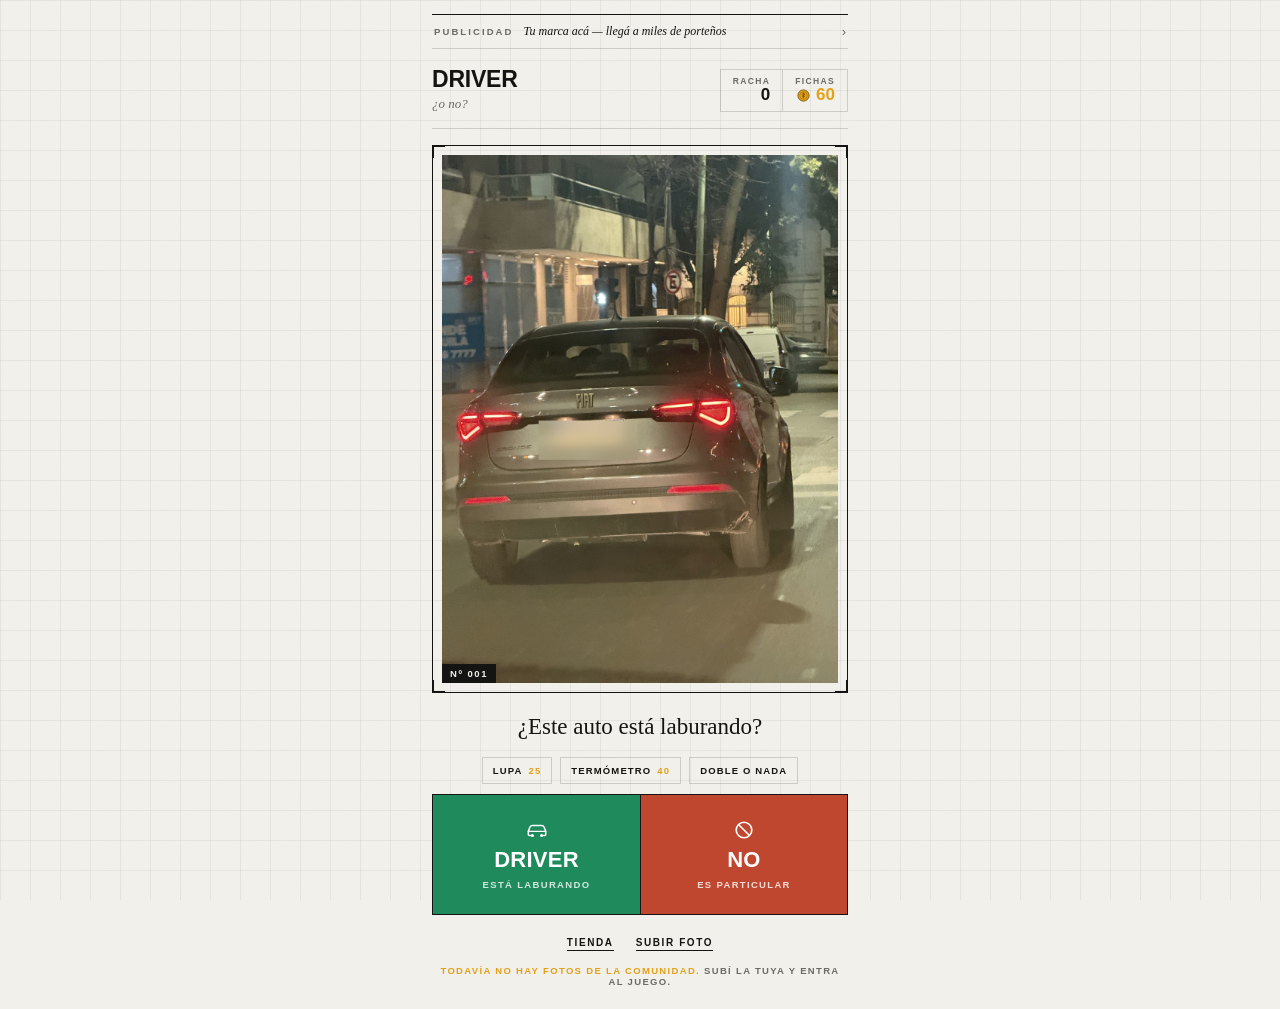
<file: index.html>
<!DOCTYPE html>
<html lang="es">
<head>
<meta charset="UTF-8" />
<meta name="viewport" content="width=device-width, initial-scale=1.0, maximum-scale=1.0, user-scalable=no" />
<meta name="color-scheme" content="light dark" />
<title>¿DRIVER o NO?</title>
<meta property="og:title" content="¿DRIVER o NO?" />
<meta property="og:description" content="Mirá la foto y decidí: ¿este auto está laburando con una app o es particular?" />
<meta property="og:type" content="website" />
<meta property="og:image" content="assets/auto_01.jpg" />
<meta name="twitter:card" content="summary_large_image" />
<link rel="stylesheet" href="app.css" />
</head>
<body>

<div class="app">
  <div class="ad">
    <span class="k">Publicidad</span>
    <span class="v">Tu marca acá — llegá a miles de porteños</span>
    <span class="x">&rsaquo;</span>
  </div>

  <header>
    <div class="brand">
      <h1>DRIVER</h1>
      <div class="tag">¿o no?</div>
    </div>
    <div class="meters">
      <div class="meter"><div class="l">Racha</div><div class="n" id="streak">0</div></div>
      <div class="meter win"><div class="l">Fichas</div><div class="n"><svg class="coin" viewBox="0 0 24 24" aria-hidden="true"><circle cx="12" cy="12" r="9" fill="var(--gold)" stroke="var(--goldink)" stroke-width="1.4"/><circle cx="12" cy="12" r="6" fill="none" stroke="var(--goldink)" stroke-width="1" opacity=".55"/><path d="M12 8.2v7.6M10 10c0-.9.9-1.4 2-1.4s2 .5 2 1.3c0 1.9-4 1-4 2.9 0 .9.9 1.4 2 1.4s2-.5 2-1.3" stroke="var(--goldink)" stroke-width="1.25" stroke-linecap="round" fill="none"/></svg><span id="pts">0</span></div></div>
    </div>
  </header>

  <div class="frame">
    <span class="corner tl"></span><span class="corner tr"></span>
    <span class="corner bl"></span><span class="corner br"></span>
    <div class="photowrap" id="pw">
      <img id="photo" alt="Auto fotografiado en la calle, con la patente tapada" />
      <span class="idx" id="idx">Nº 001</span>
      <span class="lens" id="lens"></span>
    </div>
  </div>

  <div class="q">
    <h2 id="q">¿Este auto está laburando?</h2>
  </div>

  <div class="hints" id="hints"></div>

  <div class="votes" id="votes">
    <button class="vote yes" id="vYes"><svg class="ico" viewBox="0 0 24 24" fill="none" aria-hidden="true"><path d="M2.5 13.5l1.7-4.6A3 3 0 0 1 7 7h10a3 3 0 0 1 2.8 1.9l1.7 4.6" stroke="#fff" stroke-width="1.6" stroke-linecap="round" stroke-linejoin="round"/><path d="M2.5 13.5h19V17a1 1 0 0 1-1 1h-1.2M2.5 13.5V17a1 1 0 0 0 1 1h1.2" stroke="#fff" stroke-width="1.6" stroke-linecap="round"/><circle cx="7" cy="18" r="1.7" fill="#fff"/><circle cx="17" cy="18" r="1.7" fill="#fff"/></svg><span class="big">DRIVER</span><span class="sub">está laburando</span></button>
    <button class="vote no" id="vNo"><svg class="ico" viewBox="0 0 24 24" fill="none" aria-hidden="true"><circle cx="12" cy="12" r="8.5" stroke="#fff" stroke-width="1.8"/><path d="M6.3 6.3l11.4 11.4" stroke="#fff" stroke-width="1.8" stroke-linecap="round"/></svg><span class="big">NO</span><span class="sub">es particular</span></button>
  </div>

  <div class="reveal" id="reveal">
    <div id="outcome"></div>
    <div class="verdict" id="verdict"></div>
    <div id="milestone"></div>
    <button class="share" id="share"><svg viewBox="0 0 24 24" fill="currentColor" aria-hidden="true"><path d="M12 2a10 10 0 0 0-8.6 15.1L2 22l5.1-1.3A10 10 0 1 0 12 2Zm5.5 14.1c-.2.6-1.2 1.2-1.7 1.2-.5.1-1 .1-1.7-.1a12 12 0 0 1-5.6-4.9c-.5-.8-.8-1.6-.8-2.4 0-.8.4-1.4.7-1.7.2-.2.5-.3.7-.3h.5c.2 0 .4 0 .6.5l.8 1.9c.1.2 0 .4-.1.5l-.4.5c-.1.2-.3.3-.1.6.5.9 1.1 1.6 2 2.2.4.2.6.2.8 0l.7-.8c.2-.2.3-.2.6-.1l1.8.9c.3.1.4.2.4.4.1.2.1.9-.2 1.6Z"/></svg><span>Mandárselo a alguien</span></button>
    <button class="next" id="next">Siguiente ronda &rarr;</button>
  </div>

  <div class="foot">
    <button id="openShop">Tienda</button>
    <a href="subir.html">Subir foto</a>
  </div>

  <div class="mode" id="mode"></div>
</div>

<div class="modal" id="shop">
  <div class="sheet">
    <button class="closex" data-close="shop">&times;</button>
    <h3>Tienda</h3><div class="sub">Tenés <span id="shopPts">0</span> fichas</div>

    <div class="item">
      <div class="txt"><b>Escudo de racha</b><span>La próxima vez que errés, la racha no se rompe</span></div>
      <button class="buy" data-item="shield" data-cost="120">120</button>
    </div>
    <div class="item">
      <div class="txt"><b>Combo de 5 lupas</b><span>Zoom libre, más barato que de a una</span></div>
      <button class="buy" data-item="lupa5" data-cost="100">100</button>
    </div>
    <div class="item">
      <div class="txt"><b>Combo de 3 vistazos</b><span>Espiás la prueba antes de decidir</span></div>
      <button class="buy" data-item="peek3" data-cost="150">150</button>
    </div>
    <div class="item">
      <div class="txt"><b>Pack de 500 fichas</b><span>Para seguir jugando sin esperar</span></div>
      <button class="buy cash" data-item="cash" data-cost="0">$990</button>
    </div>

    <p class="info" style="margin-top:16px">Las pistas también se compran de a una desde la ronda,
    tocando los botones que están arriba de DRIVER / NO. Las fichas son virtuales: no se convierten
    en dinero ni se pueden retirar.</p>
  </div>
</div>

<div class="toast" id="toast"></div>

<script src="sb.js"></script>
<script>
const $ = s => document.querySelector(s);

/* ---------- estado ---------- */
const DEF = { pts: 60, streak: 0, best: 0, played: 0, inv: {}, seen: [] };
const St = Object.assign({}, DEF, JSON.parse(localStorage.getItem('dn') || '{}'));
const save = () => localStorage.setItem('dn', JSON.stringify(St));

let ROUNDS = [], cur = null, deck = [], used = {}, dobleONada = false, busy = false;

const mult = () => St.streak >= 7 ? 2 : St.streak >= 3 ? 1.5 : 1;

function stats(bumpPts) {
  $('#pts').textContent = St.pts;
  const m = mult();
  $('#streak').innerHTML = St.streak + (m > 1 ? ' <span class="mult">×' + m + '</span>' : '');
  $('#shopPts').textContent = St.pts;
  if (bumpPts) { const n = $('#pts').parentElement; n.classList.remove('bump'); void n.offsetWidth; n.classList.add('bump'); }
  paintShop();
}

function toast(msg) {
  const t = $('#toast'); t.textContent = msg; t.classList.add('on');
  clearTimeout(toast._t); toast._t = setTimeout(() => t.classList.remove('on'), 2200);
}

/* ---------- mazo: no repetir hasta agotar ---------- */
function reshuffle() {
  const fresh = ROUNDS.filter(r => !St.seen.includes(String(r.id)));
  deck = (fresh.length ? fresh : (St.seen = [], ROUNDS.slice())).slice();
  for (let i = deck.length - 1; i > 0; i--) { const j = Math.random() * (i + 1) | 0; [deck[i], deck[j]] = [deck[j], deck[i]]; }
}

function nextRound() {
  if (!deck.length) reshuffle();
  return deck.pop();
}

/* ---------- pistas ---------- */
const HINTS = {
  lupa:  { cost: 25,  label: 'Lupa',       need: () => true },
  peek:  { cost: 60,  label: 'Vistazo',    need: r => !!r.proof },
  temp:  { cost: 40,  label: 'Termómetro', need: r => r.truth === null }
};

function paintHints() {
  const bar = $('#hints'); bar.innerHTML = '';
  for (const [k, h] of Object.entries(HINTS)) {
    if (!h.need(cur)) continue;
    const owned = St.inv[k] || 0;
    const b = document.createElement('button');
    b.className = 'hint' + (used[k] ? ' used' : '');
    b.disabled = !!used[k] || (!owned && St.pts < h.cost);
    b.innerHTML = used[k] ? '✓ ' + h.label
      : h.label + (owned ? ' <b>×' + owned + '</b>' : ' <b>' + h.cost + '</b>');
    b.onclick = () => useHint(k);
    bar.appendChild(b);
  }
  const d = document.createElement('button');
  d.className = 'hint' + (dobleONada ? ' used' : '');
  d.innerHTML = (dobleONada ? '✓ ' : '') + 'Doble o nada';
  d.onclick = () => { dobleONada = !dobleONada; paintHints(); };
  bar.appendChild(d);
}

function spend(k) {
  const h = HINTS[k];
  if (St.inv[k] > 0) { St.inv[k]--; }
  else if (St.pts >= h.cost) { St.pts -= h.cost; }
  else { toast('Te faltan fichas'); return false; }
  used[k] = true; save(); stats();
  return true;
}

function useHint(k) {
  if (used[k] || !spend(k)) return;
  if (k === 'lupa') { lupaOn(); toast('Arrastrá el dedo sobre la foto'); }
  if (k === 'peek') peek();
  if (k === 'temp') toast('La comunidad votó ' + cur.yes + '% DRIVER');
  paintHints();
}

/* lupa: zoom libre, sirva la foto el ángulo que sirva */
function lupaOn() {
  const pw = $('#pw'), lens = $('#lens'), img = $('#photo');
  pw.classList.add('lupa-on');
  const hint = document.createElement('span');
  hint.className = 'lupahint'; hint.textContent = 'Lupa activa';
  pw.appendChild(hint);
  const Z = 3, S = 132;
  const move = e => {
    const r = pw.getBoundingClientRect();
    const p = e.touches ? e.touches[0] : e;
    const x = Math.max(0, Math.min(r.width, p.clientX - r.left));
    const y = Math.max(0, Math.min(r.height, p.clientY - r.top));
    lens.classList.add('on');
    lens.style.left = (x - S / 2) + 'px'; lens.style.top = (y - S / 2) + 'px';
    lens.style.backgroundImage = `url("${img.src}")`;
    lens.style.backgroundSize = (r.width * Z) + 'px ' + (r.height * Z) + 'px';
    lens.style.backgroundPosition = `${-(x * Z - S / 2)}px ${-(y * Z - S / 2)}px`;
    e.preventDefault();
  };
  pw.addEventListener('pointermove', move);
  pw.addEventListener('pointerdown', move);
  pw.addEventListener('pointerleave', () => lens.classList.remove('on'));
}

function peek() {
  const w = document.createElement('div');
  w.style.cssText = 'position:absolute;inset:0;z-index:4;background:#000';
  w.innerHTML = `<img src="${cur.proof}" style="width:100%;height:100%;object-fit:cover;filter:blur(9px) grayscale(.4)">`;
  $('#pw').appendChild(w);
  setTimeout(() => w.remove(), 1100);
}

/* ---------- ronda ---------- */
function load(r) {
  cur = r; used = {}; dobleONada = false; busy = false;
  $('#photo').src = r.car;
  $('#idx').textContent = 'Nº ' + String(St.played + 1).padStart(3, '0');
  $('#q').textContent = '¿Este auto está laburando?';
  $('#reveal').classList.remove('show');
  $('#votes').style.display = 'grid';
  $('#hints').style.display = 'flex';
  $('#milestone').innerHTML = '';
  $('#pw').classList.remove('lupa-on');
  $('#lens').classList.remove('on');
  $('#pw').querySelectorAll('.lupahint').forEach(e => e.remove());
  document.querySelectorAll('.vote').forEach(b => b.disabled = false);
  paintHints();
}

function vote(side) {
  if (busy) return; busy = true;
  const verified = cur.truth !== null;
  let win, out = '';

  if (verified) {
    win = side === cur.truth;
    out = `<div class="truth ${win ? 'ok' : 'bad'}">
        <div class="hd">${win ? 'Correcto' : 'Incorrecto'}</div>
        <div class="sd">Era <b>${cur.truth === 'driver' ? 'DRIVER de app' : 'un auto particular'}</b>.</div>
      </div>`;
    if (cur.proof) out += `<div class="proof">
        <div class="cap"><span>La prueba</span><span>Cara tapada</span></div>
        <img src="${cur.proof}" alt="Foto de verificación con la app abierta en el teléfono del dashboard">
      </div>`;
  } else {
    // registro visual: no hay foto contrarrestante, manda el consenso
    const y = Math.max(8, Math.min(92, cur.yes + Math.round((Math.random() - .5) * 8)));
    const n = 100 - y;
    win = side === (y >= n ? 'driver' : 'no');
    out = `<div class="stamp">Registro visual — sin foto contrarrestante</div>
      <div class="rowlabels"><span class="a">Driver</span><span class="b">No</span></div>
      <div class="bar"><div class="yes" style="width:${y}%"></div><div class="no" style="width:${n}%"></div></div>
      <div class="pcts"><span id="py">${y}%</span><span id="pn">${n}%</span></div>`;
    castVote(cur.id, side);
  }

  // fichas: nunca cero, para que perder no corte el impulso
  let gain = Math.round((win ? (verified ? 12 : 6) * mult() : 2));
  if (dobleONada) gain = win ? gain * 2 : 0;

  let note = '';
  if (win) {
    St.streak++; if (St.streak > St.best) St.best = St.streak;
  } else if (St.inv.shield > 0) {
    St.inv.shield--; note = ' · escudo usado, racha intacta';
  } else {
    St.streak = 0;
    const m = $('.meters'); m.classList.remove('shake'); void m.offsetWidth; m.classList.add('shake');
  }

  St.pts += gain; St.played++;
  const id = String(cur.id);
  if (!St.seen.includes(id)) St.seen.push(id);

  $('#outcome').innerHTML = out;
  $('#verdict').innerHTML = '<div><span class="txt">' +
    (win ? (verified ? 'La foto te dio la razón.' : 'Coincidís con la mayoría.')
         : (verified ? 'La foto dice otra cosa.' : 'Vas contra la corriente.')) +
    '</span><span class="meta"><b class="gain">+' + gain + ' fichas</b> · racha ' + St.streak +
    (dobleONada ? ' · doble o nada' : '') + note + '</span></div>';

  if (St.played % 10 === 0) {
    St.pts += 50;
    $('#milestone').innerHTML = '<div class="milestone">' + St.played + ' rondas — bonus de 50 fichas</div>';
  }

  save(); stats(true);
  $('#votes').style.display = 'none';
  $('#hints').style.display = 'none';
  $('#reveal').classList.add('show');
  $('#reveal').scrollIntoView({ behavior: 'smooth', block: 'nearest' });
}

/* ---------- compartir ---------- */
async function share() {
  const url = location.origin + location.pathname + (typeof cur.id === 'number' ? '?r=' + cur.id : '');
  const text = '¿Este auto es DRIVER de app o no? Decidí vos 👇';
  try {
    const blob = await (await fetch(cur.car)).blob();
    const file = new File([blob], 'driver-o-no.jpg', { type: 'image/jpeg' });
    if (navigator.canShare?.({ files: [file] })) {
      await navigator.share({ files: [file], text, url });
      return;
    }
  } catch (e) { /* sin permiso, sin CORS o cancelado: sigo al fallback */ }
  window.open('https://wa.me/?text=' + encodeURIComponent(text + '\n' + url), '_blank', 'noopener');
}

/* ---------- tienda ---------- */
function paintShop() {
  document.querySelectorAll('.buy').forEach(b => {
    const cost = +b.dataset.cost;
    if (b.dataset.item === 'shield') {
      const own = St.inv.shield || 0;
      b.textContent = cost + (own ? ' (tenés ' + own + ')' : '');
    }
    b.disabled = cost > 0 && St.pts < cost;
  });
}

function buy(item, cost) {
  if (item === 'cash') {
    alert('Demo: acá se abriría el checkout de Mercado Pago (pago único, sin suscripción).\n\nPack de 500 fichas — $990');
    return;
  }
  if (St.pts < cost) return toast('Te faltan fichas');
  St.pts -= cost;
  if (item === 'shield') St.inv.shield = (St.inv.shield || 0) + 1;
  if (item === 'lupa5') St.inv.lupa = (St.inv.lupa || 0) + 5;
  if (item === 'peek3') St.inv.peek = (St.inv.peek || 0) + 3;
  save(); stats(); paintHints();
  toast('Listo, ya lo tenés');
}

/* ---------- arranque ---------- */
document.addEventListener('DOMContentLoaded', async () => {
  stats();
  ROUNDS = await getRounds();
  reshuffle();

  const remotas = ROUNDS.length - 2;
  $('#mode').innerHTML = remotas > 0
    ? remotas + ' foto' + (remotas > 1 ? 's' : '') + ' de la comunidad en juego'
    : '<b>Todavía no hay fotos de la comunidad.</b> Subí la tuya y entra al juego.';

  // deep link ?r=<id> desde un WhatsApp compartido
  const want = new URLSearchParams(location.search).get('r');
  const target = want && ROUNDS.find(r => String(r.id) === want);
  load(target || nextRound());
  if (target) deck = deck.filter(r => r !== target);

  $('#vYes').onclick = () => vote('driver');
  $('#vNo').onclick = () => vote('no');
  $('#next').onclick = () => { load(nextRound()); window.scrollTo({ top: 0, behavior: 'smooth' }); };
  $('#share').onclick = share;
  $('#openShop').onclick = () => $('#shop').classList.add('show');
  document.querySelectorAll('[data-close]').forEach(b =>
    b.onclick = () => $('#' + b.dataset.close).classList.remove('show'));
  document.querySelectorAll('.modal').forEach(m =>
    m.onclick = e => { if (e.target === m) m.classList.remove('show'); });
  document.querySelectorAll('.buy').forEach(b =>
    b.onclick = () => buy(b.dataset.item, +b.dataset.cost));
});
</script>
</body>
</html>
</file>
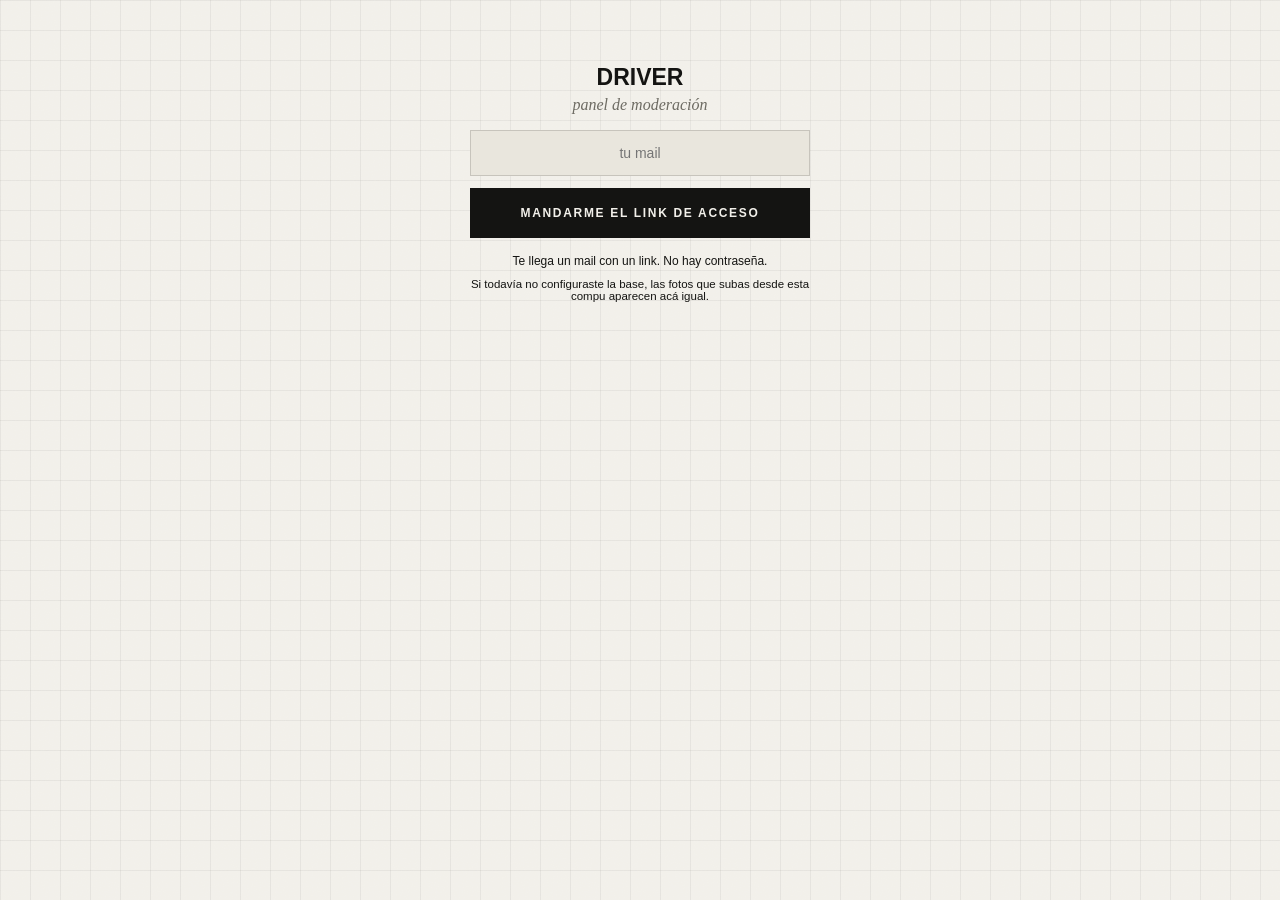
<file: admin.html>
<!DOCTYPE html>
<html lang="es">
<head>
<meta charset="UTF-8" />
<meta name="viewport" content="width=device-width, initial-scale=1.0" />
<meta name="color-scheme" content="light dark" />
<meta name="robots" content="noindex, nofollow" />
<title>Panel — ¿DRIVER o NO?</title>
<link rel="stylesheet" href="app.css" />
</head>
<body>

<div class="app" style="max-width:620px">

  <div class="login" id="login">
    <h1 style="font-size:23px;font-weight:800">DRIVER</h1>
    <div class="tag" style="font-family:var(--serif);font-style:italic;color:var(--soft);margin-top:5px">panel de moderación</div>
    <input type="email" id="email" placeholder="tu mail" autocomplete="email" />
    <button class="btn wide solid" id="sendLink">Mandarme el link de acceso</button>
    <p class="lead" style="margin-top:16px;font-size:12px">Te llega un mail con un link. No hay contraseña.</p>
    <p class="lead" style="margin-top:10px;font-size:11.5px" id="localHint"></p>
  </div>

  <div id="panel" style="display:none">
    <header>
      <div class="brand">
        <a href="index.html"><h1>DRIVER</h1></a>
        <div class="tag" id="who">panel</div>
      </div>
      <button class="btn" id="out" style="padding:8px 11px">Salir</button>
    </header>

    <div class="tabs">
      <button class="on" data-tab="pending">Pendientes <span id="nPending"></span></button>
      <button data-tab="approved">Aprobadas</button>
      <button data-tab="rejected">Rechazadas</button>
    </div>

    <div id="list"></div>
  </div>

</div>

<div class="toast" id="toast"></div>

<script src="sb.js"></script>
<script>
const $ = s => document.querySelector(s);
let tab = 'pending';

function toast(m){const t=$('#toast');t.textContent=m;t.classList.add('on');
  clearTimeout(toast._t);toast._t=setTimeout(()=>t.classList.remove('on'),2600);}

const fecha = s => { try { return new Date(s).toLocaleString('es-AR',
  {day:'2-digit',month:'2-digit',hour:'2-digit',minute:'2-digit'}); } catch { return ''; } };

function card(r){
  const el = document.createElement('div');
  el.className = 'card';
  const truthLbl = r.truth === 'driver' ? 'DRIVER' : r.truth === 'no' ? 'NO' : 'registro visual';
  el.innerHTML = `
    <div class="hd">
      <span>#${r.id}${r.local ? ' · local' : ''}</span>
      <span>${fecha(r.created_at)}${tab !== 'pending' ? ' · ' + truthLbl : ''}</span>
    </div>
    <div class="pics">
      <div class="pic"><img src="${r.car}" alt="Auto propuesto"><span class="lbl">El auto</span></div>
      ${r.proof
        ? `<div class="pic"><img src="${r.proof}" alt="Foto de verificación"><span class="lbl">La prueba</span></div>`
        : `<div class="pic empty">Sin foto<br>de verificación</div>`}
    </div>
    ${r.note ? `<div class="hd" style="border-top:1px solid var(--line);border-bottom:0;
        text-transform:none;letter-spacing:0;font-weight:400;font-family:var(--serif);
        font-style:italic;font-size:13px;color:var(--ink)">${r.note.replace(/[<>&]/g,'')}</div>` : ''}
    <div class="acts"></div>`;

  const acts = el.querySelector('.acts');
  const add = (label, cls, fn) => {
    const b = document.createElement('button');
    b.className = 'btn ' + cls; b.textContent = label; b.onclick = fn; acts.appendChild(b);
  };

  if (tab === 'pending') {
    add('Aprobar: DRIVER', 'go', () => set(r.id, 'approved', 'driver'));
    add('Aprobar: NO', 'go', () => set(r.id, 'approved', 'no'));
    add(r.proof ? 'Aprobar sin veredicto' : 'Aprobar como registro visual', 'full', () => set(r.id, 'approved', null));
    add('Rechazar', 'danger full', () => set(r.id, 'rejected', null));
  } else {
    add('Volver a pendientes', '', () => set(r.id, 'pending', null));
    add('Borrar', 'danger', () => del(r.id));
  }
  return el;
}

async function set(id, status, truth){
  try { await adminSet(id, status, truth); toast('Listo'); render(); }
  catch(e){ toast('No pude guardarlo: ' + e.message); }
}
async function del(id){
  if(!confirm('Borrar esta foto para siempre?')) return;
  try { await adminDelete(id); toast('Borrada'); render(); }
  catch(e){ toast('No pude borrarla: ' + e.message); }
}

async function render(){
  const list = $('#list'); list.innerHTML = '<div class="empty-state">Cargando…</div>';
  const rows = await adminList(tab);
  list.innerHTML = '';
  if(!rows.length){
    list.innerHTML = '<div class="empty-state">' + (tab === 'pending'
      ? 'No hay nada esperando revisión.'
      : 'Nada acá todavía.') + '</div>';
  } else rows.forEach(r => list.appendChild(card(r)));
  if(tab === 'pending') $('#nPending').textContent = rows.length ? '(' + rows.length + ')' : '';
}

async function boot(){
  captureToken();
  const me = await whoami();
  // sin sesión igual dejo entrar: el modo local guarda las propuestas en este dispositivo
  const local = await adminList('pending');
  if(me || local.length){
    $('#login').style.display = 'none';
    $('#panel').style.display = 'block';
    $('#who').textContent = me ? me.email : 'modo local (solo este dispositivo)';
    render();
  } else {
    $('#localHint').textContent = 'Si todavía no configuraste la base, las fotos que subas desde esta compu aparecen acá igual.';
  }
}

$('#sendLink').onclick = async () => {
  const email = $('#email').value.trim();
  if(!email) return toast('Escribí tu mail');
  const b = $('#sendLink'); b.disabled = true; b.textContent = 'Mandando…';
  try { await sendMagicLink(email); toast('Revisá tu correo'); }
  catch(e){ toast('No salió: ' + e.message); }
  finally { b.disabled = false; b.textContent = 'Mandarme el link de acceso'; }
};

$('#out').onclick = () => { localStorage.removeItem('dn_tok'); location.reload(); };

document.querySelectorAll('.tabs button').forEach(b => b.onclick = () => {
  document.querySelectorAll('.tabs button').forEach(x => x.classList.remove('on'));
  b.classList.add('on'); tab = b.dataset.tab; render();
});

boot();
</script>
</body>
</html>
</file>
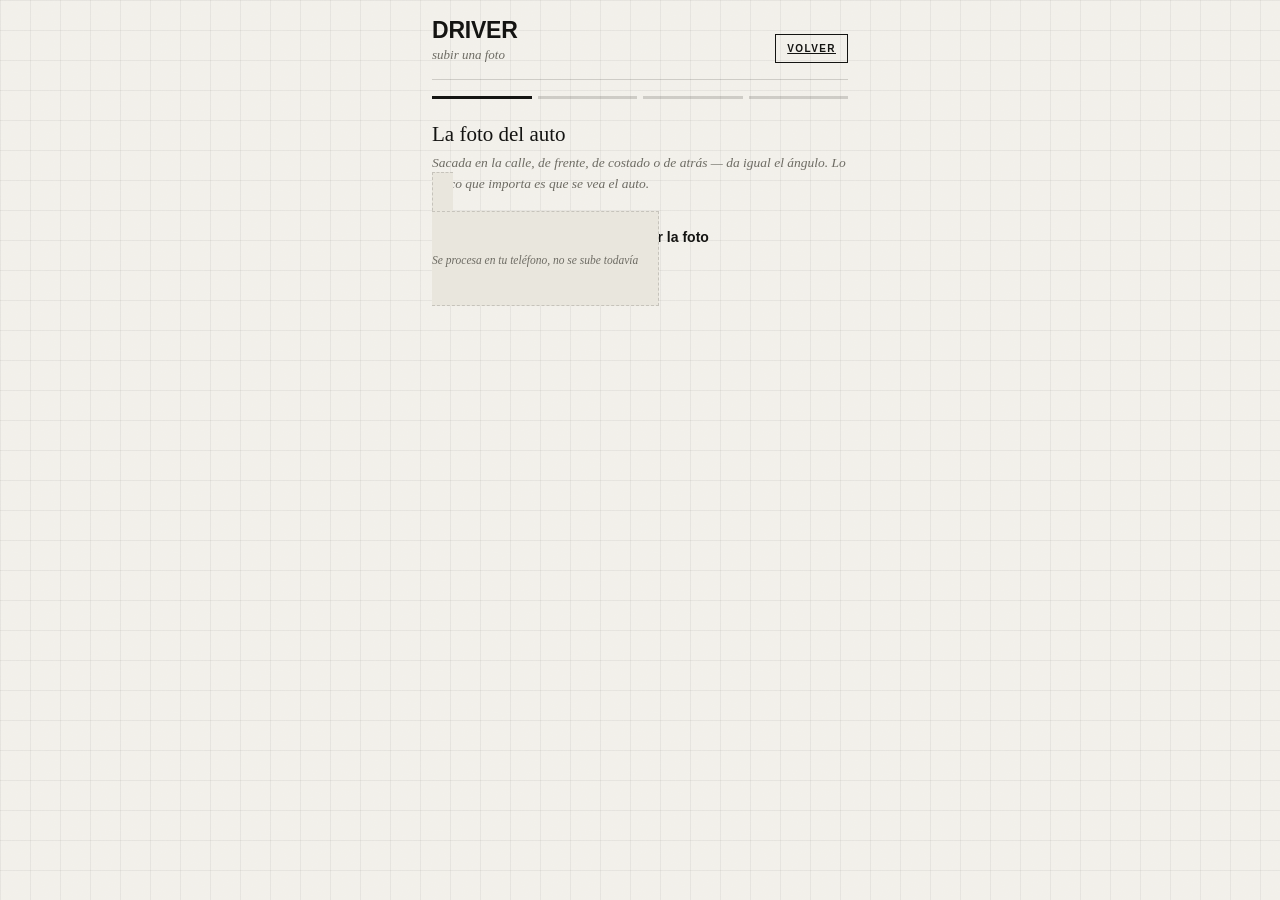
<file: subir.html>
<!DOCTYPE html>
<html lang="es">
<head>
<meta charset="UTF-8" />
<meta name="viewport" content="width=device-width, initial-scale=1.0, maximum-scale=1.0, user-scalable=no" />
<meta name="color-scheme" content="light dark" />
<title>Subir una foto — ¿DRIVER o NO?</title>
<link rel="stylesheet" href="app.css" />
</head>
<body>

<div class="app">
  <header>
    <div class="brand">
      <a href="index.html"><h1>DRIVER</h1></a>
      <div class="tag">subir una foto</div>
    </div>
    <a href="index.html" class="btn" style="padding:8px 11px">Volver</a>
  </header>

  <div class="steps">
    <div class="step on" data-s="1"></div><div class="step" data-s="2"></div>
    <div class="step" data-s="3"></div><div class="step" data-s="4"></div>
  </div>

  <!-- 1. foto del auto -->
  <section class="pane on" id="p1">
    <h2>La foto del auto</h2>
    <p class="lead">Sacada en la calle, de frente, de costado o de atrás — da igual el ángulo.
    Lo único que importa es que se vea el auto.</p>
    <label class="drop" for="fCar">
      <b>Elegir o sacar la foto</b>
      <span>Se procesa en tu teléfono, no se sube todavía</span>
    </label>
    <input type="file" id="fCar" accept="image/*" hidden />
  </section>

  <!-- 2. tapar patente -->
  <section class="pane" id="p2">
    <h2>Tapá la patente</h2>
    <p class="lead">Arrastrá el dedo formando un recuadro encima de la patente. Podés hacer varios
    si aparece más de una vez (chapa, vidrio, reflejo).</p>
    <div class="editor" id="edCar"><canvas id="cvCar"></canvas><div class="marquee" id="mqCar"></div></div>
    <div class="tools">
      <button class="btn" id="undoCar" disabled>Deshacer</button>
      <button class="btn danger" id="clearCar" disabled>Empezar de nuevo</button>
      <span class="count" id="cntCar">0 zonas tapadas</span>
    </div>
    <div class="warn">La imagen original nunca sale de tu teléfono. Lo que se envía es esta versión
    ya tapada, y el tapado es destructivo: los píxeles se tiran, no se pueden recuperar.</div>
    <div class="rowbtns">
      <button class="btn" data-goto="1">Atrás</button>
      <button class="btn go" id="nextCar" disabled>Seguir</button>
    </div>
  </section>

  <!-- 3. verificación (opcional) -->
  <section class="pane" id="p3">
    <h2>¿Tenés la prueba?</h2>
    <p class="lead">Una foto del conductor con la app abierta en el teléfono del dashboard. Esa es la
    prueba definitiva. Si no la tenés, no pasa nada: la foto entra igual como
    <b>registro visual</b> y la resuelve el voto de la gente.</p>

    <label class="drop" for="fProof" id="dropProof">
      <b>Agregar foto de verificación</b>
      <span>Opcional</span>
    </label>
    <input type="file" id="fProof" accept="image/*" hidden />

    <div id="proofEdit" style="display:none">
      <p class="lead" style="margin:16px 0 10px">Ahora tapá la cara del conductor.</p>
      <div class="editor" id="edProof"><canvas id="cvProof"></canvas><div class="marquee" id="mqProof"></div></div>
      <div class="tools">
        <button class="btn" id="undoProof" disabled>Deshacer</button>
        <button class="btn danger" id="dropProofBtn">Sacar esta foto</button>
        <span class="count" id="cntProof">0 zonas tapadas</span>
      </div>
    </div>

    <textarea class="note" id="note" placeholder="Algo que quieras aclarar (opcional): barrio, hora, qué te llamó la atención…"></textarea>

    <div class="rowbtns">
      <button class="btn" data-goto="2">Atrás</button>
      <button class="btn go" id="nextProof">Seguir</button>
    </div>
  </section>

  <!-- 4. enviar -->
  <section class="pane" id="p4">
    <h2>Revisá y mandá</h2>
    <p class="lead">Esto es exactamente lo que se va a enviar. Miralo de cerca: si llegás a leer una
    patente o reconocer una cara, volvé y tapá mejor.</p>
    <div id="preview"></div>
    <div class="rowbtns">
      <button class="btn" data-goto="3">Atrás</button>
      <button class="btn go" id="send">Enviar</button>
    </div>
    <p class="lead" style="margin-top:16px;font-size:12px">Nada se publica automáticamente: cada foto
    la revisa una persona antes de entrar al juego.</p>
  </section>

  <!-- listo -->
  <section class="pane" id="p5">
    <div class="done">
      <div class="big">✓</div>
      <h2 style="margin-top:0">Enviada</h2>
      <p class="lead" id="doneMsg">Queda en la fila de revisión.</p>
      <div class="rowbtns">
        <a class="btn wide solid" href="index.html" style="text-align:center;text-decoration:none">Volver a jugar</a>
      </div>
      <button class="btn wide" id="again" style="margin-top:10px">Subir otra</button>
    </div>
  </section>
</div>

<div class="toast" id="toast"></div>

<script src="sb.js"></script>
<script>
const $ = s => document.querySelector(s);
function toast(m){const t=$('#toast');t.textContent=m;t.classList.add('on');
  clearTimeout(toast._t);toast._t=setTimeout(()=>t.classList.remove('on'),2400);}

function goto(n){
  document.querySelectorAll('.pane').forEach(p=>p.classList.remove('on'));
  $('#p'+n).classList.add('on');
  document.querySelectorAll('.step').forEach(s=>s.classList.toggle('on', +s.dataset.s<=Math.min(n,4)));
  window.scrollTo({top:0,behavior:'smooth'});
}

/* Editor de tapado. Guarda el original intacto y redibuja desde ahí en cada
   cambio, así "deshacer" es simplemente sacar un rect de la lista. */
function makeEditor({wrap, canvas, marquee, onChange}){
  let orig=null, rects=[];
  const ctx=canvas.getContext('2d');

  function redraw(){
    if(!orig) return;
    ctx.drawImage(orig,0,0);
    rects.forEach(r=>pixelate(canvas,r.x,r.y,r.w,r.h));
    onChange(rects.length);
  }

  async function setFile(file){
    const img=await loadImage(file);
    orig=fitCanvas(img,1400);
    canvas.width=orig.width; canvas.height=orig.height;
    rects=[]; redraw();
  }

  /* pointer → coordenadas del canvas (el canvas se muestra escalado por CSS) */
  const toCanvas=e=>{
    const r=canvas.getBoundingClientRect();
    return {x:(e.clientX-r.left)*(canvas.width/r.width), y:(e.clientY-r.top)*(canvas.height/r.height)};
  };

  let start=null;
  wrap.addEventListener('pointerdown',e=>{
    if(!orig) return;
    start=toCanvas(e);
    try{ wrap.setPointerCapture(e.pointerId); }catch{}
    marquee.style.display='block'; e.preventDefault();
  });
  wrap.addEventListener('pointermove',e=>{
    if(!start) return;
    const p=toCanvas(e), r=canvas.getBoundingClientRect(), k=r.width/canvas.width;
    const x=Math.min(start.x,p.x), y=Math.min(start.y,p.y);
    marquee.style.left=(x*k)+'px'; marquee.style.top=(y*k)+'px';
    marquee.style.width=(Math.abs(p.x-start.x)*k)+'px'; marquee.style.height=(Math.abs(p.y-start.y)*k)+'px';
    e.preventDefault();
  });
  wrap.addEventListener('pointerup',e=>{
    if(!start) return;
    const p=toCanvas(e);
    const r={x:Math.min(start.x,p.x), y:Math.min(start.y,p.y),
             w:Math.abs(p.x-start.x), h:Math.abs(p.y-start.y)};
    start=null; marquee.style.display='none';
    if(r.w>8&&r.h>8){ rects.push(r); redraw(); }
    else toast('Muy chico — arrastrá un recuadro más grande');
  });

  return {
    setFile,
    undo(){ rects.pop(); redraw(); },
    clear(){ rects=[]; redraw(); },
    count:()=>rects.length,
    has:()=>!!orig,
    blob:(q=.82)=>toJpeg(canvas,q),
    dataUrl:()=>canvas.toDataURL('image/jpeg',.82)
  };
}

const car = makeEditor({
  wrap:$('#edCar'), canvas:$('#cvCar'), marquee:$('#mqCar'),
  onChange(n){
    $('#cntCar').textContent = n + (n===1?' zona tapada':' zonas tapadas');
    $('#cntCar').classList.toggle('ok', n>0);
    $('#undoCar').disabled = $('#clearCar').disabled = !n;
    $('#nextCar').disabled = !n;
  }
});

const proof = makeEditor({
  wrap:$('#edProof'), canvas:$('#cvProof'), marquee:$('#mqProof'),
  onChange(n){
    $('#cntProof').textContent = n + (n===1?' zona tapada':' zonas tapadas');
    $('#cntProof').classList.toggle('ok', n>0);
    $('#undoProof').disabled = !n;
  }
});

$('#fCar').onchange = async e => {
  const f=e.target.files[0]; if(!f) return;
  try{ await car.setFile(f); goto(2); }catch(err){ toast(err.message); }
};
$('#fProof').onchange = async e => {
  const f=e.target.files[0]; if(!f) return;
  try{ await proof.setFile(f); $('#proofEdit').style.display='block'; $('#dropProof').style.display='none'; }
  catch(err){ toast(err.message); }
};

$('#undoCar').onclick=()=>car.undo();
$('#clearCar').onclick=()=>car.clear();
$('#undoProof').onclick=()=>proof.undo();
$('#dropProofBtn').onclick=()=>{
  proof.clear(); $('#proofEdit').style.display='none';
  $('#dropProof').style.display='block'; $('#fProof').value='';
};
$('#nextCar').onclick=()=>goto(3);
document.querySelectorAll('[data-goto]').forEach(b=>b.onclick=()=>goto(+b.dataset.goto));

$('#nextProof').onclick=()=>{
  if(proof.has() && proof.count()===0)
    return toast('Tapá la cara del conductor antes de seguir');
  const p=$('#preview');
  p.innerHTML =
    `<div class="proof"><div class="cap"><span>El auto</span><span>Patente tapada</span></div>
       <img src="${car.dataUrl()}" style="max-height:none"></div>` +
    (proof.has()
      ? `<div class="proof" style="margin-top:12px"><div class="cap"><span>La prueba</span><span>Cara tapada</span></div>
           <img src="${proof.dataUrl()}" style="max-height:none"></div>`
      : `<div class="stamp" style="margin-top:14px">Entra como registro visual — sin prueba</div>`);
  goto(4);
};

$('#send').onclick = async () => {
  const b=$('#send'); b.disabled=true; b.textContent='Enviando…';
  try{
    const res = await submitRound({
      carBlob: await car.blob(),
      proofBlob: proof.has() ? await proof.blob() : null,
      note: $('#note').value.trim()
    });
    $('#doneMsg').textContent = res.remote
      ? 'Queda en la fila de revisión. Si entra, la vas a ver aparecer en el juego.'
      : 'Guardada en este dispositivo: el servidor no respondió. Se puede revisar igual desde el panel de admin de esta compu.';
    goto(5);
  }catch(err){
    toast('No pude enviarla: '+err.message);
  }finally{ b.disabled=false; b.textContent='Enviar'; }
};

$('#again').onclick=()=>location.reload();
</script>
</body>
</html>
</file>
<file: app.css>
/* ¿DRIVER o NO? — hoja compartida por index / subir / admin */

:root{
  --paper:#f2f0ea; --ink:#141412; --soft:#6d6b63;
  --line:rgba(20,20,18,.16); --grid:rgba(20,20,18,.055); --field:#e9e6dd;
  --yes:#1f8a5b; --yesink:#155f3f; --no:#c0472f; --noink:#8f3220;
  --gold:#e3a11a; --goldink:#7a5406;
  --disp:'Helvetica Neue',Helvetica,Arial,system-ui,sans-serif;
  --serif:Georgia,'Times New Roman',serif;
}
@media (prefers-color-scheme:dark){
  :root{ --paper:#0d0d0c; --ink:#f0eee6; --soft:#9a988e;
    --line:rgba(240,238,230,.18); --grid:rgba(240,238,230,.05); --field:#171715;
    --yes:#2fa972; --yesink:#8ee5bd; --no:#e0644a; --noink:#f6b6a7;
    --gold:#f0b32e; --goldink:#4a3204; }
}
:root[data-theme="light"]{ --paper:#f2f0ea; --ink:#141412; --soft:#6d6b63;
  --line:rgba(20,20,18,.16); --grid:rgba(20,20,18,.055); --field:#e9e6dd;
  --yes:#1f8a5b; --yesink:#155f3f; --no:#c0472f; --noink:#8f3220; --gold:#e3a11a; --goldink:#7a5406; }
:root[data-theme="dark"]{ --paper:#0d0d0c; --ink:#f0eee6; --soft:#9a988e;
  --line:rgba(240,238,230,.18); --grid:rgba(240,238,230,.05); --field:#171715;
  --yes:#2fa972; --yesink:#8ee5bd; --no:#e0644a; --noink:#f6b6a7; --gold:#f0b32e; --goldink:#4a3204; }

*{box-sizing:border-box;margin:0;padding:0}
html,body{height:100%}
body{background:var(--paper);color:var(--ink);font-family:var(--disp);
  -webkit-font-smoothing:antialiased;position:relative;overflow-x:hidden}
body::before{content:"";position:fixed;inset:0;pointer-events:none;z-index:0;
  background-image:linear-gradient(var(--grid) 1px,transparent 1px),
    linear-gradient(90deg,var(--grid) 1px,transparent 1px);background-size:30px 30px}
body::after{content:"";position:fixed;inset:0;pointer-events:none;z-index:0;
  opacity:.35;mix-blend-mode:overlay;background-image:url("data:image/svg+xml;utf8,<svg xmlns='http://www.w3.org/2000/svg' width='140' height='140'><filter id='n'><feTurbulence type='fractalNoise' baseFrequency='0.9' numOctaves='2'/><feColorMatrix type='saturate' values='0'/></filter><rect width='100%25' height='100%25' filter='url(%23n)' opacity='0.5'/></svg>");background-size:160px}
.app{position:relative;z-index:1;max-width:452px;margin:0 auto;min-height:100%;
  display:flex;flex-direction:column;padding:0 18px 22px}

.ad{margin:14px 0 0;border-top:1px solid var(--ink);border-bottom:1px solid var(--line);
  padding:9px 2px;display:flex;align-items:center;gap:10px}
.ad .k{font-size:9.5px;font-weight:800;letter-spacing:.22em;text-transform:uppercase;color:var(--soft)}
.ad .v{font-size:12px;color:var(--ink);font-family:var(--serif);font-style:italic}
.ad .x{margin-left:auto;font-size:13px;color:var(--soft)}

header{display:flex;align-items:flex-end;justify-content:space-between;padding:20px 0 16px;
  border-bottom:1px solid var(--line)}
.brand h1{font-size:23px;font-weight:800;letter-spacing:-.01em;line-height:.95}
.brand h1 .sep{color:var(--soft);font-weight:400}
.brand .tag{margin-top:5px;font-family:var(--serif);font-style:italic;font-size:13px;color:var(--soft)}
.brand a{color:inherit;text-decoration:none}
.meters{display:flex;border:1px solid var(--line)}
.meter{padding:6px 12px;text-align:right}
.meter+.meter{border-left:1px solid var(--line)}
.meter .l{font-size:8.5px;font-weight:800;letter-spacing:.16em;text-transform:uppercase;color:var(--soft)}
.meter .n{font-size:17px;font-weight:800;font-variant-numeric:tabular-nums;line-height:1.1;
  display:flex;align-items:center;justify-content:flex-end;gap:5px}
.meter.win .n{color:var(--gold)}
.meter .mult{font-size:9px;font-weight:800;color:var(--gold);letter-spacing:.06em}
.coin{width:15px;height:15px;flex:none}
.bump{animation:bump .42s cubic-bezier(.2,1.6,.4,1)}
@keyframes bump{0%{transform:none}35%{transform:scale(1.32)}100%{transform:none}}
.shake{animation:shake .34s ease}
@keyframes shake{0%,100%{transform:none}25%{transform:translateX(-5px)}75%{transform:translateX(5px)}}

.frame{position:relative;padding:9px;border:1px solid var(--ink);margin-top:16px}
.frame .corner{position:absolute;width:13px;height:13px;border:2px solid var(--ink)}
.frame .tl{top:-1px;left:-1px;border-right:0;border-bottom:0}
.frame .tr{top:-1px;right:-1px;border-left:0;border-bottom:0}
.frame .bl{bottom:-1px;left:-1px;border-right:0;border-top:0}
.frame .br{bottom:-1px;right:-1px;border-left:0;border-top:0}
.photowrap{position:relative;aspect-ratio:3/4;overflow:hidden;background:#000}
.photowrap img{width:100%;height:100%;object-fit:cover;display:block;filter:grayscale(.1) contrast(1.03)}
.photowrap .idx{position:absolute;left:0;bottom:0;background:var(--ink);color:var(--paper);
  font-size:9.5px;font-weight:800;letter-spacing:.16em;padding:4px 8px;text-transform:uppercase}

/* lupa: zoom libre sobre cualquier zona de la foto */
.photowrap.lupa-on{cursor:zoom-in;touch-action:none}
.lens{position:absolute;width:132px;height:132px;border:2px solid var(--paper);border-radius:50%;
  box-shadow:0 0 0 1px var(--ink),0 8px 24px rgba(0,0,0,.45);pointer-events:none;display:none;
  background-repeat:no-repeat;z-index:3}
.lens.on{display:block}
.lupahint{position:absolute;left:50%;top:12px;transform:translateX(-50%);z-index:3;
  background:var(--ink);color:var(--paper);font-size:9px;font-weight:800;letter-spacing:.14em;
  text-transform:uppercase;padding:5px 10px;white-space:nowrap}

.q{padding:20px 4px 16px;text-align:center}
.q h2{font-family:var(--serif);font-weight:400;font-size:23px;line-height:1.22;text-wrap:balance}

.votes{display:grid;grid-template-columns:1fr 1fr;border:1px solid var(--ink)}
.vote{-webkit-appearance:none;appearance:none;border:0;padding:24px 10px;cursor:pointer;
  font-family:var(--disp);font-weight:800;letter-spacing:.02em;text-transform:uppercase;
  display:flex;flex-direction:column;align-items:center;gap:8px;color:#fff;
  transition:filter .15s ease,transform .1s ease;position:relative}
.vote.yes{background:var(--yes)} .vote.no{background:var(--no)}
.vote+.vote{border-left:1px solid var(--ink)}
.vote .ico{width:22px;height:22px}
.vote .big{font-size:22px;line-height:1}
.vote .sub{font-size:9.5px;font-weight:700;letter-spacing:.14em;color:rgba(255,255,255,.8)}
.vote:hover{filter:brightness(1.09)}
.vote:focus-visible{outline:3px solid var(--ink);outline-offset:3px}
.vote:active{transform:scale(.98)}

/* barra de pistas encima de los botones */
.hints{display:flex;gap:8px;margin-bottom:10px;flex-wrap:wrap;justify-content:center;min-height:1px}
.hint{background:none;border:1px solid var(--line);color:var(--ink);cursor:pointer;
  font-family:var(--disp);font-size:9.5px;font-weight:800;letter-spacing:.12em;text-transform:uppercase;
  padding:7px 10px;display:flex;align-items:center;gap:6px;transition:border-color .15s,opacity .15s}
.hint:hover:not(:disabled){border-color:var(--ink)}
.hint:disabled{opacity:.32;cursor:default}
.hint b{color:var(--gold);font-variant-numeric:tabular-nums}
.hint.used{border-color:var(--yes);color:var(--yes)}

.reveal{display:none;padding-top:22px}
.reveal.show{display:block;animation:fade .3s ease}
@keyframes fade{from{opacity:0;transform:translateY(5px)}to{opacity:1;transform:none}}

/* veredicto binario con foto-prueba */
.truth{border:1px solid var(--ink);padding:16px;text-align:center}
.truth.ok{background:var(--yes);color:#fff;border-color:var(--yes)}
.truth.bad{background:var(--no);color:#fff;border-color:var(--no)}
.truth .hd{font-size:26px;font-weight:800;letter-spacing:.04em;text-transform:uppercase;line-height:1}
.truth .sd{margin-top:7px;font-family:var(--serif);font-style:italic;font-size:13.5px;opacity:.92}
.proof{margin-top:14px;border:1px solid var(--line)}
.proof .cap{font-size:9px;font-weight:800;letter-spacing:.16em;text-transform:uppercase;
  color:var(--soft);padding:8px 10px;border-bottom:1px solid var(--line);display:flex;
  justify-content:space-between;gap:8px}
.proof img{width:100%;display:block;max-height:340px;object-fit:cover}
.stamp{border:2px solid var(--soft);color:var(--soft);padding:11px;text-align:center;
  font-size:10px;font-weight:800;letter-spacing:.18em;text-transform:uppercase;
  transform:rotate(-1.2deg);margin-bottom:14px}

.rowlabels{display:flex;justify-content:space-between;font-size:10px;font-weight:800;
  letter-spacing:.14em;text-transform:uppercase;margin-bottom:7px}
.rowlabels .a{color:var(--yes)} .rowlabels .b{color:var(--no)}
.bar{height:16px;border:1px solid var(--ink);display:flex;overflow:hidden}
.bar .yes{background:var(--yes);transition:width .9s cubic-bezier(.2,.8,.2,1)}
.bar .no{background-color:var(--no);transition:width .9s cubic-bezier(.2,.8,.2,1);
  background-image:repeating-linear-gradient(45deg,rgba(255,255,255,.32) 0 1.5px,transparent 1.5px 6px)}
.pcts{display:flex;justify-content:space-between;margin-top:7px;font-size:21px;font-weight:800;
  font-variant-numeric:tabular-nums}
.pcts #py{color:var(--yes)} .pcts #pn{color:var(--no)}

.verdict{margin-top:18px;padding-top:16px;border-top:1px solid var(--line);
  display:flex;align-items:baseline;justify-content:space-between;gap:12px}
.verdict .txt{font-family:var(--serif);font-style:italic;font-size:16px}
.verdict .meta{font-family:var(--disp);font-style:normal;font-size:10px;font-weight:700;
  letter-spacing:.1em;text-transform:uppercase;color:var(--soft);display:block;margin-top:4px}
.verdict .gain{color:var(--gold);font-weight:800}
.verdict .gain::before{content:"●";margin-right:5px;color:var(--gold);font-size:9px;vertical-align:middle}

.milestone{margin-top:14px;border:1px solid var(--gold);color:var(--gold);padding:12px;
  text-align:center;font-size:11px;font-weight:800;letter-spacing:.14em;text-transform:uppercase;
  animation:fade .3s ease}

.next{margin-top:20px;width:100%;background:var(--ink);color:var(--paper);border:0;padding:19px;
  cursor:pointer;font-family:var(--disp);font-weight:800;font-size:14px;letter-spacing:.16em;
  text-transform:uppercase;transition:opacity .15s}
.next:hover{opacity:.85} .next:focus-visible{outline:2px solid var(--ink);outline-offset:3px}
.share{margin-top:10px;width:100%;background:none;color:var(--ink);border:1px solid var(--ink);
  padding:15px;cursor:pointer;font-family:var(--disp);font-weight:800;font-size:11px;
  letter-spacing:.16em;text-transform:uppercase;display:flex;align-items:center;
  justify-content:center;gap:9px;transition:background .15s,color .15s}
.share:hover{background:var(--ink);color:var(--paper)}
.share svg{width:15px;height:15px}

.foot{display:flex;gap:22px;justify-content:center;margin-top:22px;flex-wrap:wrap}
.foot button,.foot a{background:none;border:0;color:var(--ink);cursor:pointer;font-family:var(--disp);
  font-size:10px;font-weight:800;letter-spacing:.16em;text-transform:uppercase;text-decoration:none;
  border-bottom:1px solid var(--ink);padding-bottom:2px}
.foot button:hover,.foot a:hover{color:var(--soft);border-color:var(--soft)}

.modal{position:fixed;inset:0;z-index:50;display:none;align-items:center;justify-content:center;
  padding:20px;background:rgba(8,8,7,.55)}
.modal.show{display:flex;animation:fade .22s ease}
.sheet{background:var(--paper);border:1px solid var(--ink);max-width:392px;width:100%;padding:24px;
  position:relative;max-height:88vh;overflow-y:auto}
.sheet::before{content:"";position:absolute;inset:5px;border:1px solid var(--line);pointer-events:none}
.sheet h3{font-family:var(--serif);font-weight:400;font-size:22px;margin-bottom:3px}
.sheet .sub{font-size:9.5px;font-weight:800;letter-spacing:.16em;text-transform:uppercase;color:var(--soft);margin-bottom:18px}
.closex{position:absolute;top:12px;right:14px;background:none;border:0;font-size:20px;color:var(--ink);cursor:pointer;line-height:1;z-index:2}
.item{display:flex;align-items:center;gap:14px;padding:13px 0;border-top:1px solid var(--line)}
.item:last-of-type{border-bottom:1px solid var(--line)}
.item .txt{flex:1}
.item .txt b{font-size:14px;font-weight:800;display:block}
.item .txt span{font-size:11px;color:var(--soft);font-family:var(--serif);font-style:italic}
.item .buy{background:var(--yes);color:#fff;border:0;padding:9px 13px;cursor:pointer;
  font-weight:800;font-size:12px;letter-spacing:.06em;font-variant-numeric:tabular-nums;
  white-space:nowrap;display:flex;align-items:center;gap:5px;font-family:var(--disp)}
.item .buy:hover:not(:disabled){filter:brightness(1.08)}
.item .buy:disabled{background:var(--field);color:var(--soft);cursor:default}
.item .buy.cash{background:var(--gold);color:var(--goldink)}
.item .own{font-size:10px;font-weight:800;letter-spacing:.1em;text-transform:uppercase;color:var(--yes);white-space:nowrap}
.sheet p.info{font-size:13.5px;line-height:1.6;color:var(--ink);font-family:var(--serif);margin-top:4px}

/* ---------- subir.html ---------- */
.steps{display:flex;gap:6px;margin:16px 0 4px}
.step{flex:1;height:3px;background:var(--line)}
.step.on{background:var(--ink)}
.pane{display:none} .pane.on{display:block;animation:fade .28s ease}
.pane h2{font-family:var(--serif);font-weight:400;font-size:21px;margin:18px 0 6px;line-height:1.25}
.pane .lead{font-family:var(--serif);font-style:italic;font-size:13.5px;color:var(--soft);
  line-height:1.55;margin-bottom:16px}
.drop{border:1px dashed var(--line);padding:38px 20px;text-align:center;cursor:pointer;
  background:var(--field);transition:border-color .15s}
.drop:hover{border-color:var(--ink)}
.drop b{display:block;font-size:14px;font-weight:800;margin-bottom:5px}
.drop span{font-size:11.5px;color:var(--soft);font-family:var(--serif);font-style:italic}
.editor{position:relative;border:1px solid var(--ink);background:#000;touch-action:none;
  line-height:0;overflow:hidden}
.editor canvas{width:100%;height:auto;display:block;cursor:crosshair}
.marquee{position:absolute;border:2px dashed #fff;background:rgba(255,255,255,.16);
  pointer-events:none;display:none;mix-blend-mode:difference}
.tools{display:flex;gap:8px;margin-top:10px;align-items:center;flex-wrap:wrap}
.btn{background:none;border:1px solid var(--ink);color:var(--ink);cursor:pointer;
  font-family:var(--disp);font-size:10px;font-weight:800;letter-spacing:.14em;text-transform:uppercase;
  padding:11px 14px;transition:background .15s,color .15s}
.btn:hover:not(:disabled){background:var(--ink);color:var(--paper)}
.btn:disabled{opacity:.35;cursor:default}
.btn.solid{background:var(--ink);color:var(--paper)}
.btn.solid:hover:not(:disabled){opacity:.85}
.btn.go{background:var(--yes);border-color:var(--yes);color:#fff}
.btn.go:hover:not(:disabled){filter:brightness(1.1);background:var(--yes);color:#fff}
.btn.danger{border-color:var(--no);color:var(--no)}
.btn.danger:hover:not(:disabled){background:var(--no);color:#fff}
.btn.wide{width:100%;padding:17px;font-size:12px}
.count{font-size:10px;font-weight:800;letter-spacing:.12em;text-transform:uppercase;color:var(--soft);margin-left:auto}
.count.ok{color:var(--yes)}
.warn{border-left:3px solid var(--gold);background:var(--field);padding:12px 14px;margin-top:14px;
  font-size:12px;line-height:1.55;font-family:var(--serif)}
.rowbtns{display:flex;gap:10px;margin-top:18px}
.rowbtns .btn{flex:1;text-align:center}
.note{width:100%;background:var(--field);border:1px solid var(--line);color:var(--ink);
  font-family:var(--disp);font-size:13px;padding:12px;margin-top:14px;resize:vertical;min-height:64px}
.done{text-align:center;padding:34px 12px}
.done .big{font-size:44px;line-height:1;margin-bottom:14px}

/* ---------- admin.html ---------- */
.card{border:1px solid var(--line);margin-top:16px}
.card .hd{display:flex;justify-content:space-between;align-items:center;gap:10px;padding:10px 12px;
  border-bottom:1px solid var(--line);font-size:9.5px;font-weight:800;letter-spacing:.14em;
  text-transform:uppercase;color:var(--soft)}
.card .pics{display:grid;grid-template-columns:1fr 1fr;gap:1px;background:var(--line)}
.card .pic{background:var(--paper);position:relative}
.card .pic img{width:100%;display:block;aspect-ratio:3/4;object-fit:cover}
.card .pic .lbl{position:absolute;left:0;bottom:0;background:var(--ink);color:var(--paper);
  font-size:8.5px;font-weight:800;letter-spacing:.14em;padding:3px 7px;text-transform:uppercase}
.card .pic.empty{display:flex;align-items:center;justify-content:center;aspect-ratio:3/4;
  font-size:10px;font-weight:800;letter-spacing:.12em;text-transform:uppercase;color:var(--soft);
  text-align:center;padding:14px;line-height:1.6}
.card .acts{display:grid;grid-template-columns:1fr 1fr;gap:8px;padding:12px}
.card .acts .btn{font-size:9.5px;padding:12px 6px;text-align:center}
.card .acts .btn.full{grid-column:1/-1}
.empty-state{text-align:center;padding:56px 20px;font-family:var(--serif);font-style:italic;
  font-size:14px;color:var(--soft);line-height:1.6}
.login{max-width:340px;margin:64px auto;text-align:center}
.login input{width:100%;background:var(--field);border:1px solid var(--line);color:var(--ink);
  font-family:var(--disp);font-size:14px;padding:14px;margin:16px 0 12px;text-align:center}
.tabs{display:flex;border:1px solid var(--line);margin-top:16px}
.tabs button{flex:1;background:none;border:0;color:var(--soft);cursor:pointer;font-family:var(--disp);
  font-size:10px;font-weight:800;letter-spacing:.14em;text-transform:uppercase;padding:12px 4px}
.tabs button+button{border-left:1px solid var(--line)}
.tabs button.on{background:var(--ink);color:var(--paper)}

.mode{margin-top:14px;font-size:9.5px;font-weight:800;letter-spacing:.14em;text-transform:uppercase;
  color:var(--soft);text-align:center}
.mode b{color:var(--gold)}

.toast{position:fixed;left:50%;bottom:26px;transform:translateX(-50%);z-index:80;
  background:var(--ink);color:var(--paper);padding:13px 20px;font-size:11px;font-weight:800;
  letter-spacing:.12em;text-transform:uppercase;max-width:88vw;text-align:center;
  opacity:0;pointer-events:none;transition:opacity .2s,transform .2s}
.toast.on{opacity:1;transform:translateX(-50%) translateY(-4px)}

@media (prefers-reduced-motion:reduce){*{animation:none!important;transition:none!important}}
</file>
